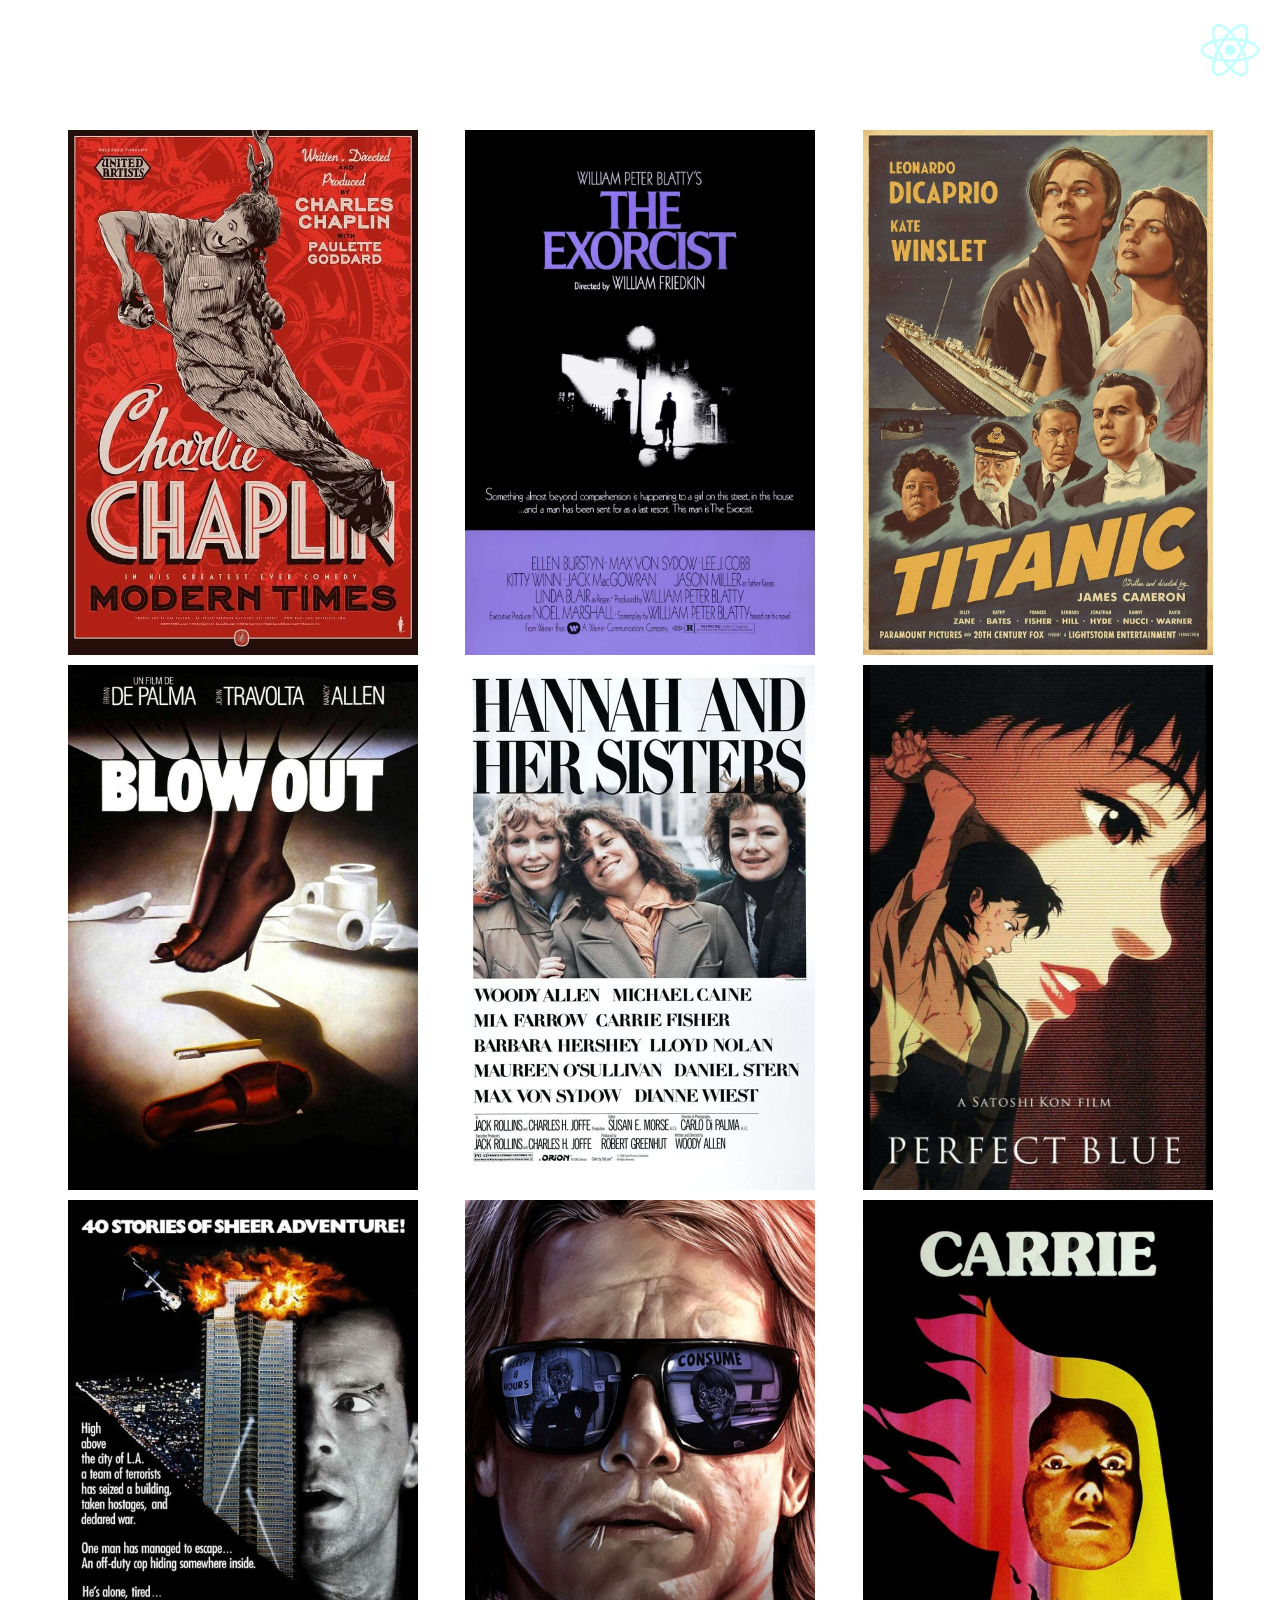
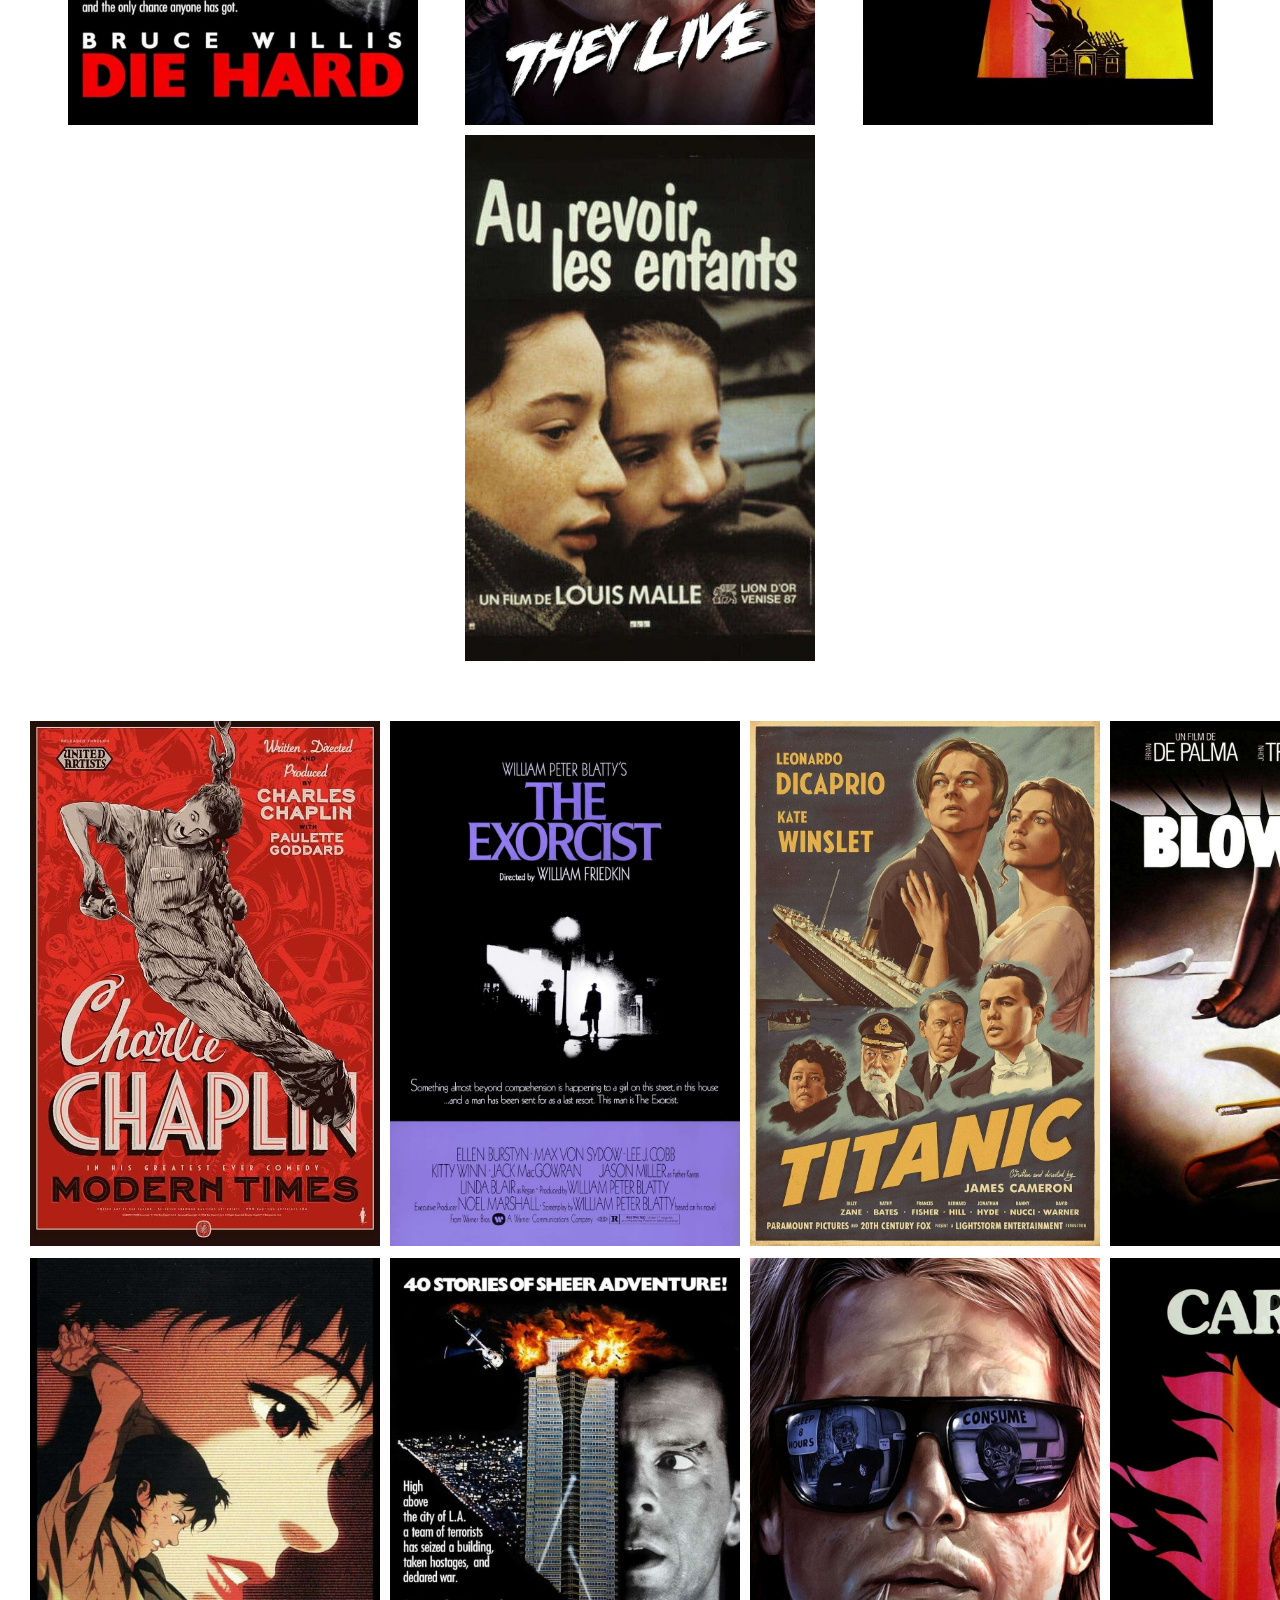
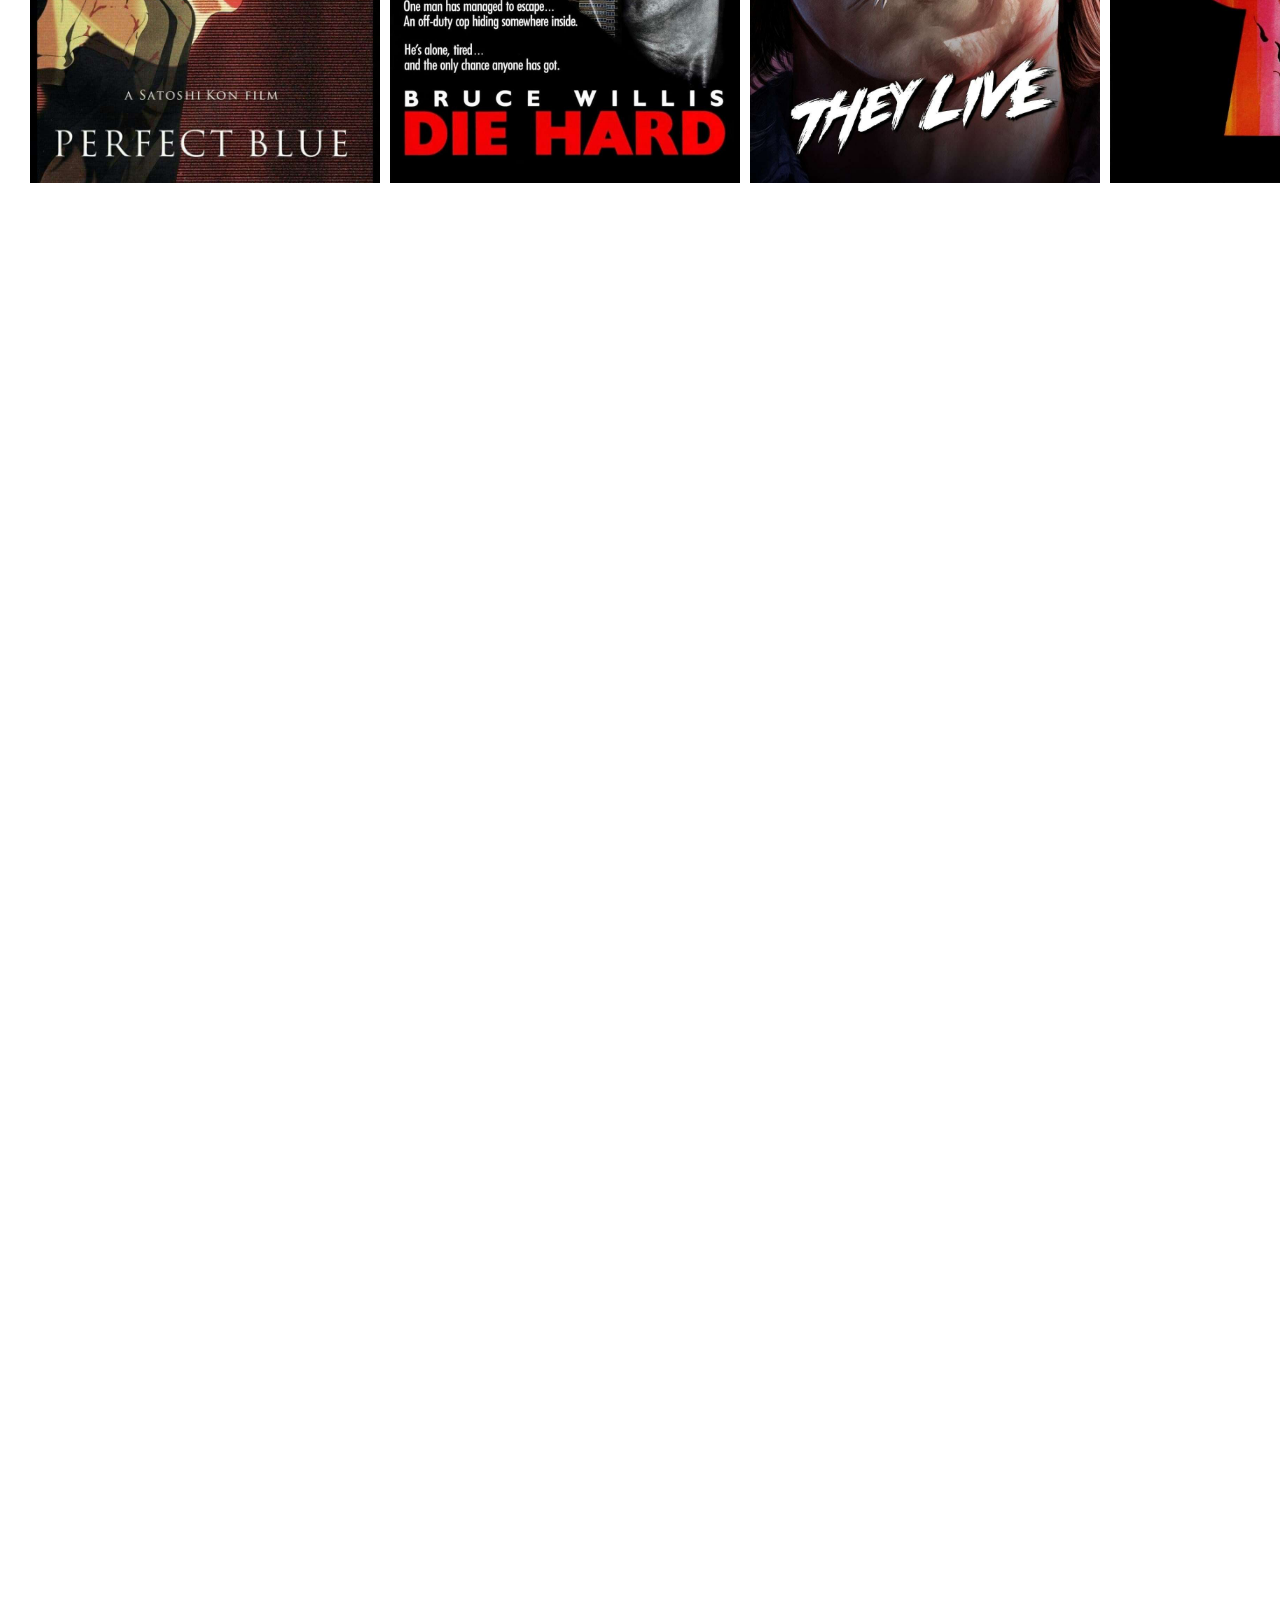
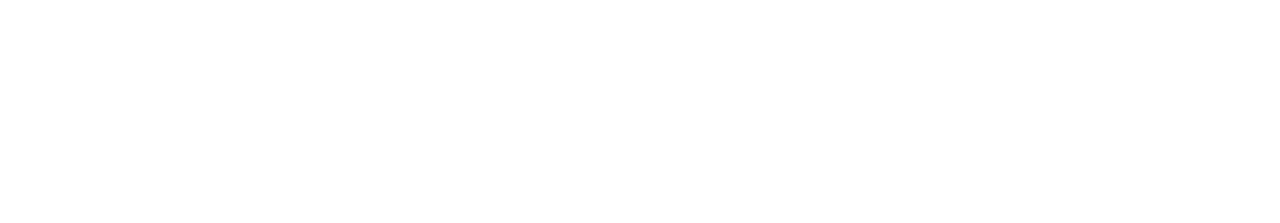
<file: imagenes.html>
<!DOCTYPE html>
<html lang="en">
<head>
    <meta charset="UTF-8">
    <meta name="viewport" content="width=device-width, initial-scale=1.0">
    <link rel="stylesheet" href="style.css">
    <title>Document</title>
</head>
<body>
    <section class="header">
        <nav>
            <h1>titulo</h1>
            <ul>
                <li><a href="">home</a></li>
                <li><a href="">link1</a></li>
                <li><a href="">link2</a></li>
                <li><a href="">link3</a></li>
                <li><a href="">link4</a></li>
            </ul>
        </nav>
        <img src="logo.png" alt="">
    </section>

    <div class="imagenes-flex">
        <img src="./img/1.jpg" alt="">
        <img src="./img/2.jpg" alt="">
        <img src="./img/3.jpg" alt="">
        <img src="./img/4.jpg" alt="">
        <img src="./img/5.jpg" alt="">
        <img src="./img/6.jpg" alt="">
        <img src="./img/7.jpg" alt="">
        <img src="./img/8.jpg" alt="">
        <img src="./img/9.jpg" alt="">
        <img src="./img/10.jpg" alt="">
    </div>

    <div class="imagenes-grid">
        <img src="./img/1.jpg" alt="">
        <img src="./img/2.jpg" alt="">
        <img src="./img/3.jpg" alt="">
        <img src="./img/4.jpg" alt="">
        <img src="./img/5.jpg" alt="">
        <img src="./img/6.jpg" alt="">
        <img src="./img/7.jpg" alt="">
        <img src="./img/8.jpg" alt="">
        <img src="./img/9.jpg" alt="">
        <img src="./img/10.jpg" alt="">
    </div>
</body>
</html>
</file>
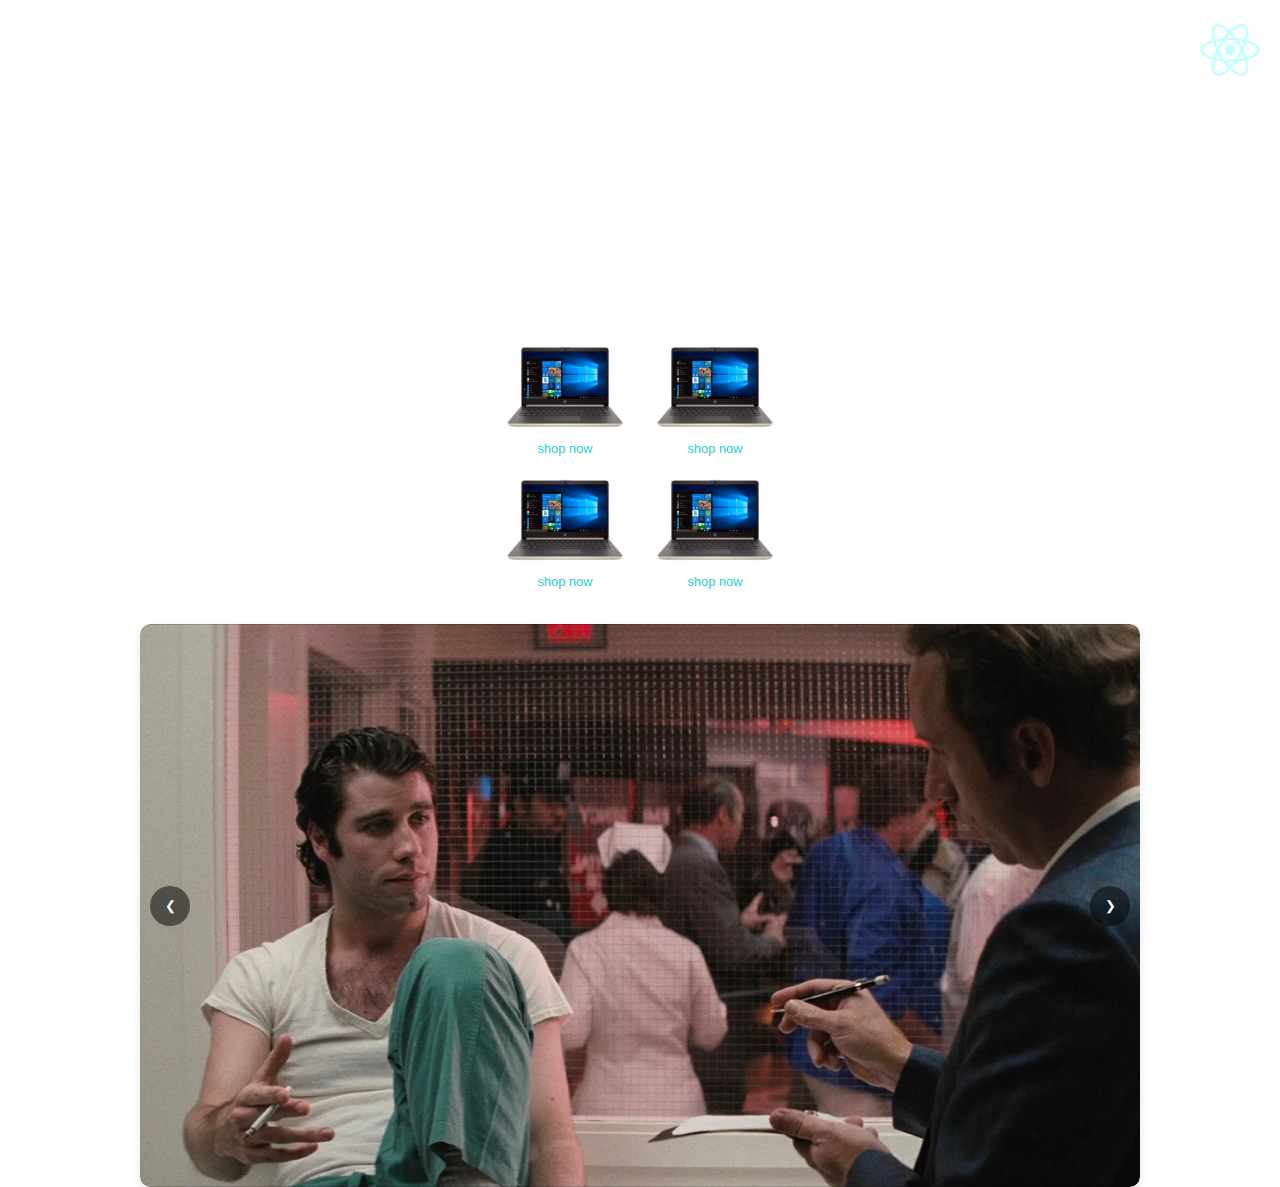
<file: index2.html>
<!DOCTYPE html>
<html lang="en">
<head>
    <meta charset="UTF-8">
    <meta name="viewport" content="width=device-width, initial-scale=1.0">
    <link rel="stylesheet" href="style.css">
    <title>Document</title>
</head>
<body>
    <section class="header">
        <nav>
            <h1>titulo</h1>
            <ul>
                <li><a href="">home</a></li>
                <li><a href="">link1</a></li>
                <li><a href="">link2</a></li>
                <li><a href="">link3</a></li>
                <li><a href="">link4</a></li>
            </ul>
        </nav>
        <img src="logo.png" alt="">
    </section>


<div id="container">
    <div class="container">
        <h2>Best Sellers</h2>
        <div class="box-container">
            <div class="box">
                <img src="./img/laptop.png" alt="">
                <a href="">Shop now</a>
            </div>
            <div class="box">
                <img src="./img/laptop.png" alt="">
                <a href="">Shop now</a>
            </div>
            <div class="box">
                <img src="./img/laptop.png" alt="">
                <a href="">Shop now</a>
            </div>
            <div class="box">
                <img src="./img/laptop.png" alt="">
                <a href="">Shop now</a>
            </div>
        </div>
    </div>
</div>
        <!-- carrousel -->
        
        
        
        
        
    <div id="carousel">
        <div class="carousel">
            <div class="slides">
                <div class="slide"><img src="./img/main-img.jpg" alt="Slide 1"></div>
                <div class="slide"><img src="./img/main-img.jpg" alt="Slide 2"></div>
                <div class="slide"><img src="./img/main-img.jpg" alt="Slide 3"></div>
            </div>
            <button class="prev">&#10094;</button>
            <button class="next">&#10095;</button>
        </div>
    </div>

</body>
<script src="showSlide.js"></script>
</html>
</file>
<file: style.css>
@import url('contenedor.css');
*{
    box-sizing: border-box;
    -webkit-box-sizing: border-box;
}

html, body, nav, ul, li, a, h1, h2, h3, h4, h5, h6{
    margin: 0;
    padding: 0;
}

li{
    list-style: none;
}

a, p{
    text-decoration: none;
}

.header{
    display: flex;
    justify-content: space-between;
    height: 100px;
    align-items: center;
    /* background-color: rgb(7, 26, 51); */
    background-color: transparent;
}

nav{
    align-items: center;
    gap: 40px;

}

h1{
    color: white;
    text-transform: uppercase;
    font-size: 2.3rem;
    font-family: Arial, Helvetica, sans-serif;
    margin-left: 15px;
}

ul{
    display: flex;
    gap: 15px;
}

a{
    color: white;
    font-size: 1.2rem;
    text-transform: uppercase;
    transition: all 0.4s ease;
    font-family: Arial, Helvetica, sans-serif;
}

.index-body{
    height: 100vh;
    background-image: linear-gradient(to top, #30cfd0 0%, #330867 100%);
}


a:hover{
    color: rgb(80, 204, 204);
}

.header img{
    width: 60px;
    margin-right: 20px;
    transition: all 0.3s ease-out;
    filter: brightness(200%)
}

.header img:hover{
    transform: scale(1.2);
}

/* imagenes */
.fotos{
    display: flex;
    justify-content: space-around;
    align-content: center;
    flex-wrap: wrap;
}

.fotos img{
    width: 350px;
    margin: 20px;
    transition: all 0.3s ease-out;
}

.fotos img:hover{
    transform: scale(1.05);
}

.outside-banner{
    display: flex;
    justify-content: center;
    flex-direction: column;
    text-align: center;
}
.banner{
    display: flex;
    align-items: center;
    width: 70%;
    margin: 0 auto;
    gap: 20px;
    margin-top: 30px;
}

.banner img{
    width: 60vw;
    height: 40vh;
}

.banner p{
    font-family: Helvetica, sans-serif;
    color: white;
    text-shadow: 1px 1px 3px black;
    padding: 10px;
    text-align: justify;
}

.banner h1{
    font-family: Arial, Helvetica, sans-serif;
    text-align: center;
    text-shadow: 1px 1px 3px black;
}

/* container and box */

#container{
display: flex;
}

.container{
    display: flex;
    flex-direction: column;
    margin: 20px;
    box-shadow: 1px 1px 3px rgba(255, 252, 252, 0.733);
}
.container h2{
    margin: 10px;
    color: white;
    font-family: Arial, Helvetica, sans-serif;
}
.box-container{
    display: grid;
    grid-template-columns: 1fr 1fr;
    grid-template-rows: 1fr 1fr;
    padding: 10px 0;
}

.box{
    display: flex;
    flex-direction: column;
    align-items: center;
    padding: 5px;
}


.box img{
    width: 140px;
    padding: 10px;
    transition: all 0.3s ease-out;
}

.box img:hover{
    transform: scale(1.1);
}
.box a{
    font-size: 0.8rem;
    text-transform: lowercase;
    color: rgb(40, 204, 204);
}
/* Carousel */
#carousel{
    display: flex;
    justify-content: center;
}
.carousel {
    position: relative;
    width: 80%;
    max-width: 1000px;
    overflow: hidden;
    border-radius: 10px;
    box-shadow: 0 4px 8px rgba(0, 0, 0, 0.1);
}

.slides {
    display: flex;
    transition: transform 0.5s ease-in-out;
}

.slide {
    min-width: 100%;
    box-sizing: border-box;
}

.slide img {
    width: 100%;
    display: block;
    border-radius: 10px;
}

.prev, .next {
    position: absolute;
    top: 50%;
    transform: translateY(-50%);
    background-color: rgba(0, 0, 0, 0.5);
    color: white;
    border: none;
    padding: 10px;
    cursor: pointer;
    border-radius: 50%;
    width: 40px;
    height: 40px;
    display: flex;
    justify-content: center;
    align-items: center;
}

.prev {
    left: 10px;
}

.next {
    right: 10px;
}

.prev:hover, .next:hover {
    background-color: rgba(0, 0, 0, 0.8);
}


/* imagenes flex y grid */

.imagenes-flex{
    display: flex;
    justify-content: space-evenly;
    flex-wrap: wrap;
    gap: 10px;
    padding: 30px;
}

.imagenes-grid{
    display: grid;
    grid-template-columns: 1fr 1fr 1fr 1fr 1fr;
    grid-template-rows: 1fr 1fr 1fr 1fr 1fr;
    gap: 10px;
    padding: 30px;
}

.imagenes-flex img{
    width: 350px;
}

.imagenes-grid img{
    width: 350px;
}

/* vid */

.video-container {
    display: flex;
    justify-content: center;
    align-items: center;
    width: 100%; /* Ajusta según el diseño */
     /* Ajusta según el diseño */
}


/* .video-background {
    max-height: 100%;
}

.overlay-text {
    position: absolute; 
    color: white;
    font-size: 7rem;
    text-shadow: 2px 2px 8px rgba(0, 0, 0, 0.7);
    text-align: center;
    margin-bottom: 1350px;
    transition: all 0.5s ease-in-out;
}

.overlay-text:hover {
    cursor: pointer;
    color: rgb(44, 101, 187);
    text-shadow: 2px 2px 8px rgba(0, 0, 0, 0.644);
    font-size: 7rem;
} */

#container{
    display: flex;
    justify-content: center;
    margin-top: 150px;
}

.main-menu {
    display: flex;
    flex-direction: column;
    width: 1000px;
    background-color: transparent;
    z-index: 1;
}

nav {
    background-color: transparent;
    margin-top:50px;
}

ul {
    gap: 50px;
}

.main-ul {
    display: flex;
}

.main-ul li {
    display: inline-block;
    position: relative; /* Añadido para permitir el uso de position: absolute en el submenú */
}

.main-menu h1 {
    font-size: 6rem;
}

.main-menu a {
    text-decoration: none;
    color: white;
    font-size: 1.4rem;
    font-family: Arial, Helvetica, sans-serif;
    transition: all 0.4s ease-out;
    border: 1px solid white;
    border-radius: 100px;
    padding: 10px;
}

.main-menu a:hover {
    color: #a2c9a2;
}

.main-li ul {
    display: none;
    position: absolute; /* Añadido para evitar que el submenú afecte el tamaño del main-ul */
    top: 100%; /* Posiciona el submenú justo debajo del main-li */
    left: 0;
    transition: all 0.5s ease-in;
}

.main-li:hover ul {
    display: block;
    gap: 20px;
    background-color: rgba(0, 0, 0, 0.212);
    width: 120px;
    padding: 10px;
    text-align: center;
}
</file>
